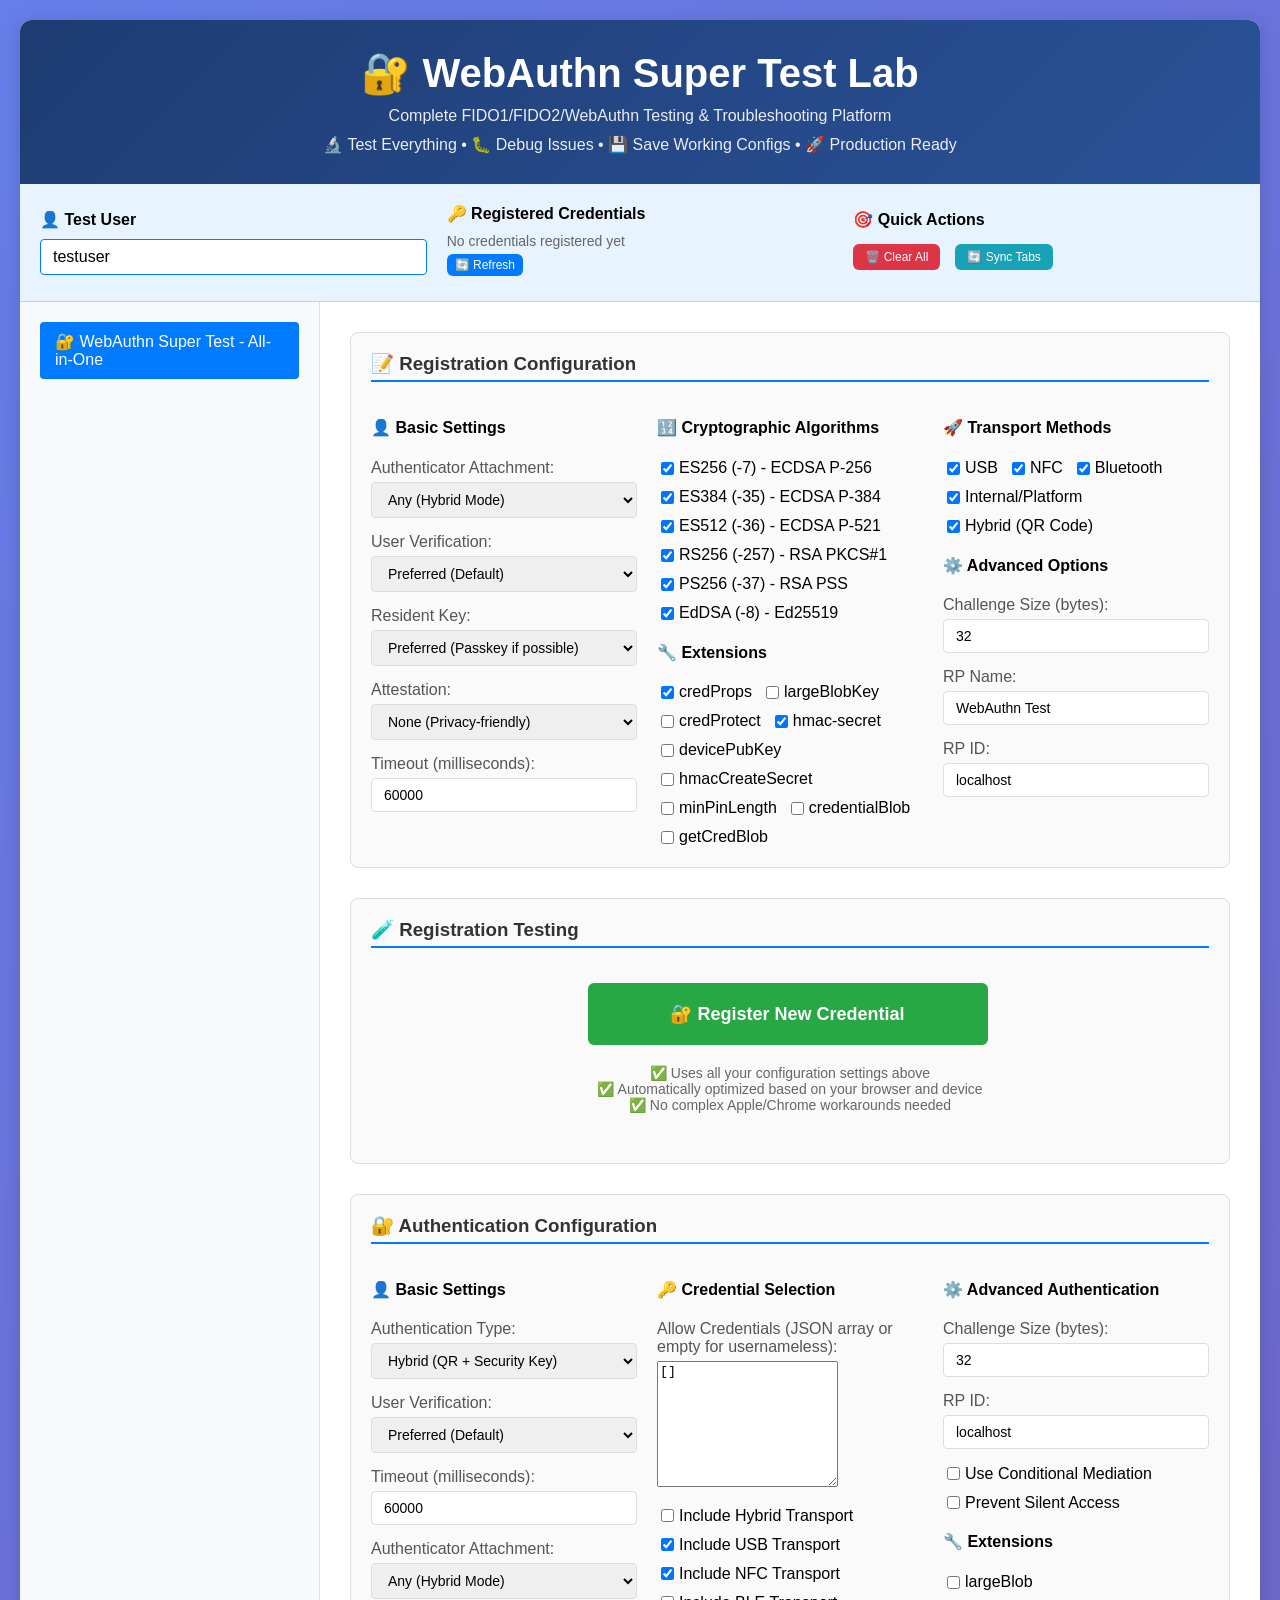
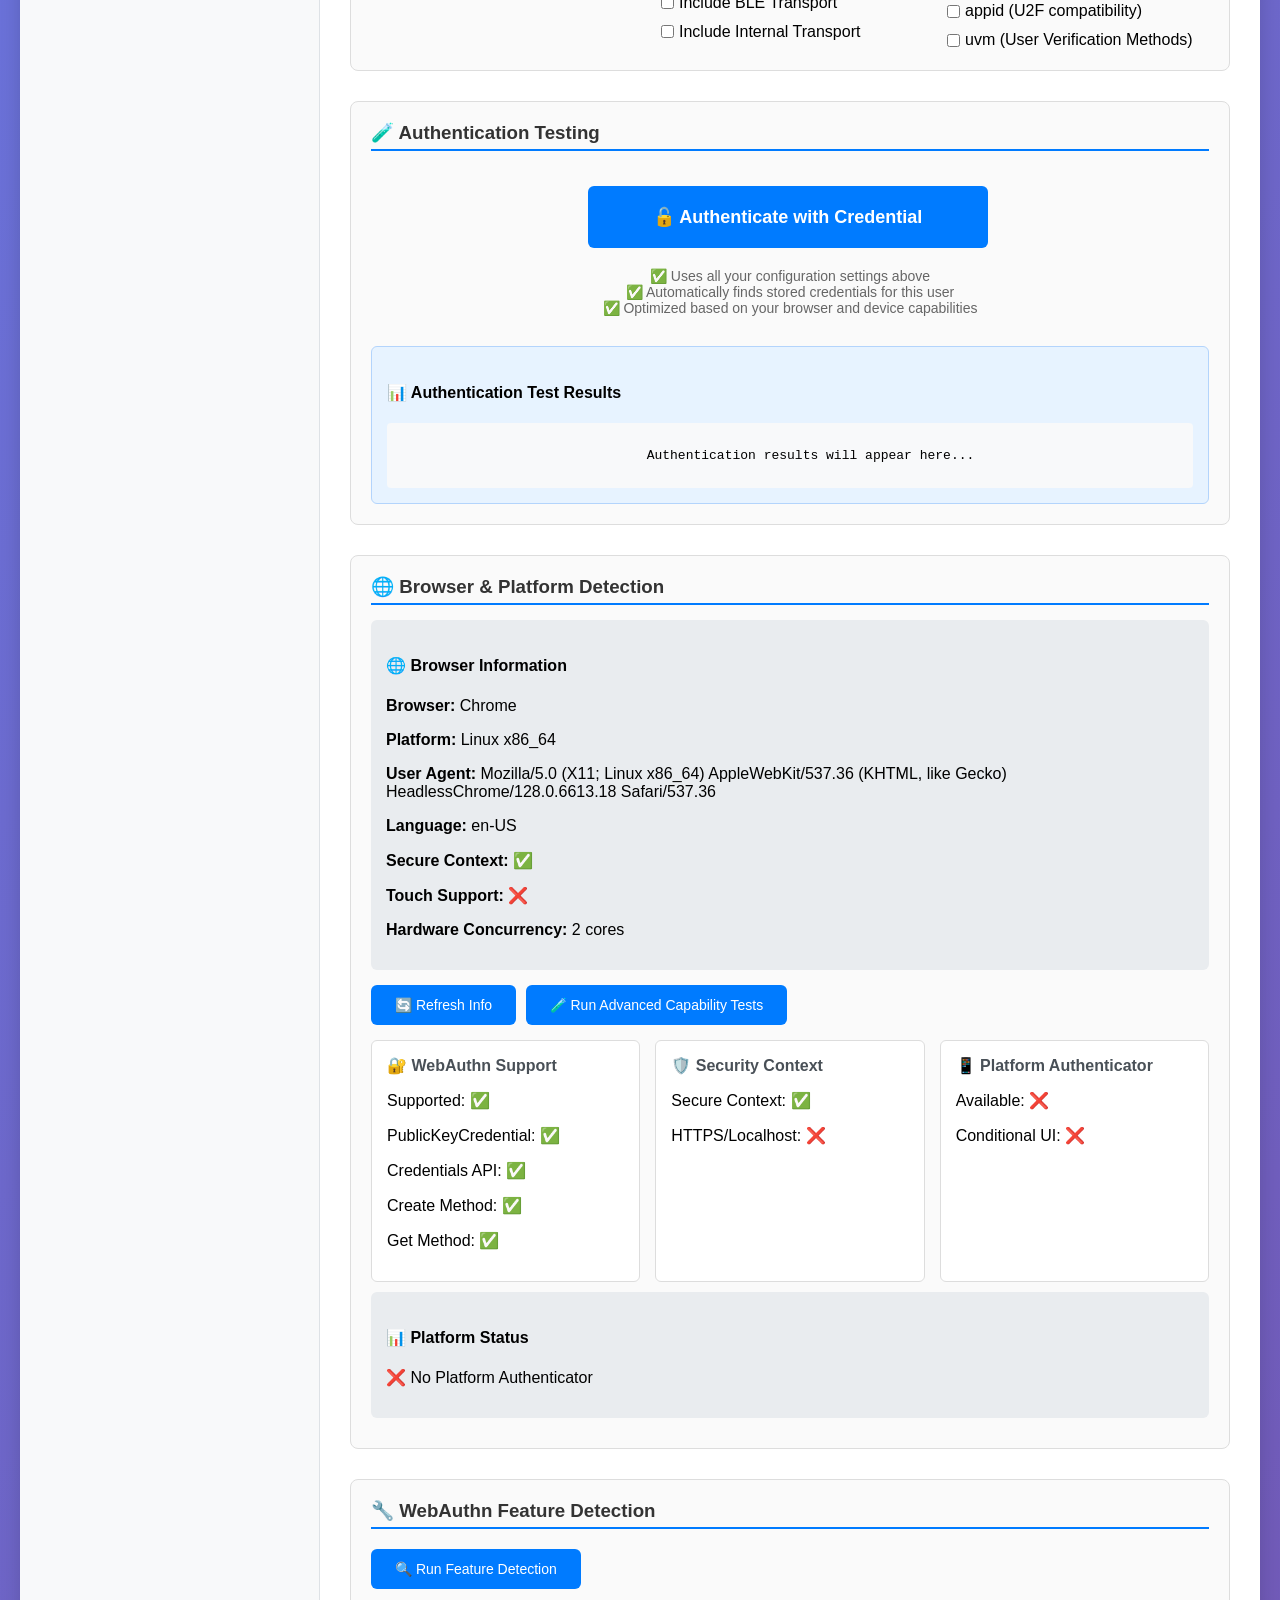
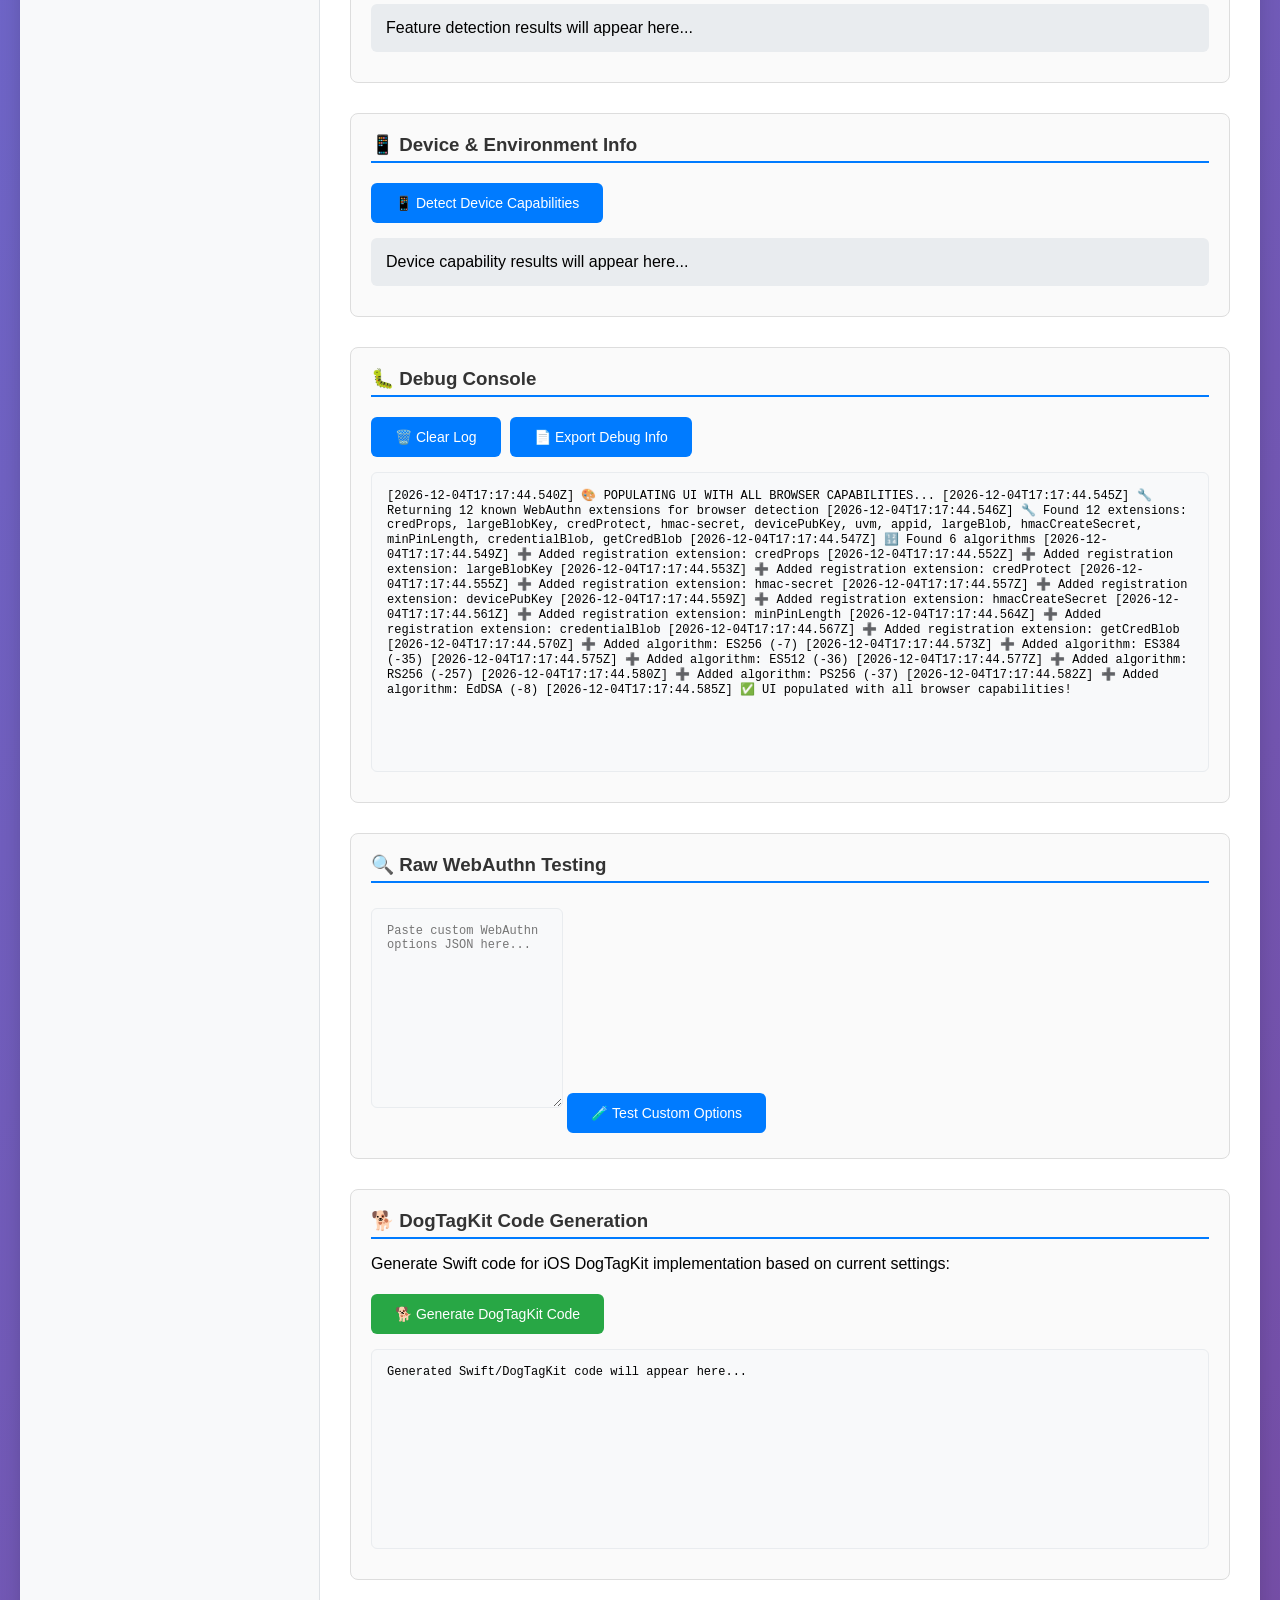
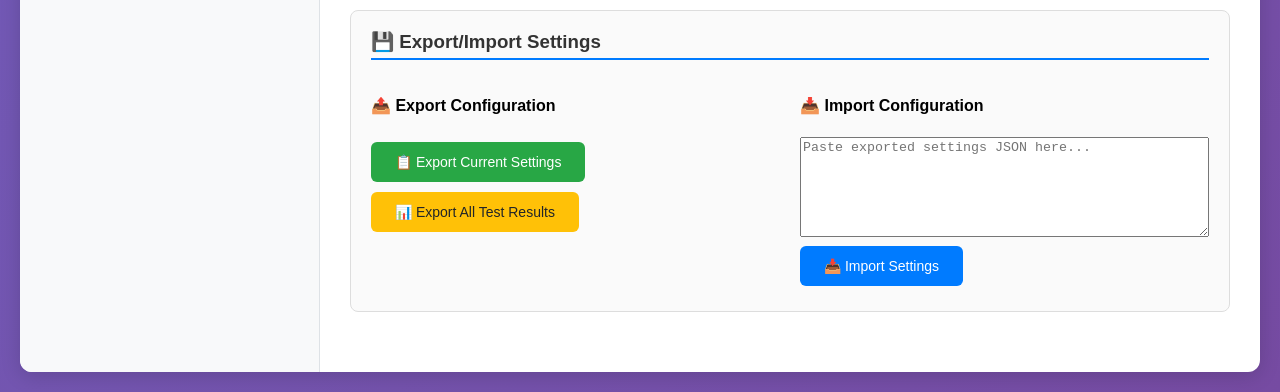
<file: static/webauthn-super-test.html>
<!DOCTYPE html>
<html lang="en">
<head>
    <meta charset="UTF-8">
    <meta name="viewport" content="width=device-width, initial-scale=1.0">
    <title>🔐 WebAuthn Super Test - Complete FIDO1/FIDO2/Passkey Testing Lab</title>
    <style>
        * { box-sizing: border-box; }
        body { 
            font-family: -apple-system, BlinkMacSystemFont, 'Segoe UI', Roboto, sans-serif;
            margin: 0; padding: 20px;
            background: linear-gradient(135deg, #667eea 0%, #764ba2 100%);
            min-height: 100vh;
        }
        .container {
            max-width: 1400px;
            margin: 0 auto;
            background: white;
            border-radius: 12px;
            box-shadow: 0 4px 20px rgba(0,0,0,0.15);
            overflow: hidden;
        }
        .header {
            background: linear-gradient(135deg, #1e3c72 0%, #2a5298 100%);
            color: white;
            padding: 30px;
            text-align: center;
        }
        .header h1 { margin: 0; font-size: 2.5em; }
        .header p { margin: 10px 0 0 0; opacity: 0.9; }
        
        .main-content {
            display: grid;
            grid-template-columns: 300px 1fr;
            min-height: 80vh;
        }
        
        .sidebar {
            background: #f8f9fa;
            border-right: 1px solid #dee2e6;
            padding: 20px;
            overflow-y: auto;
        }
        
        .content-area {
            padding: 30px;
            overflow-y: auto;
        }
        
        .section {
            margin-bottom: 30px;
            padding: 20px;
            border: 1px solid #ddd;
            border-radius: 8px;
            background: #fafafa;
        }
        
        .section h3 {
            margin: 0 0 15px 0;
            color: #333;
            border-bottom: 2px solid #007bff;
            padding-bottom: 5px;
        }
        
        .form-group {
            margin-bottom: 15px;
        }
        
        .form-group label {
            display: block;
            margin-bottom: 5px;
            font-weight: 500;
            color: #555;
        }
        
        .form-group select,
        .form-group input {
            width: 100%;
            padding: 8px 12px;
            border: 1px solid #ddd;
            border-radius: 4px;
            font-size: 14px;
        }
        
        .checkbox-group {
            display: flex;
            flex-wrap: wrap;
            gap: 10px;
            margin-top: 5px;
        }
        
        .checkbox-group label {
            display: flex;
            align-items: center;
            margin: 0;
            font-weight: normal;
        }
        
        .checkbox-group input {
            width: auto;
            margin-right: 5px;
        }
        
        button {
            background: #007bff;
            color: white;
            border: none;
            padding: 12px 24px;
            border-radius: 6px;
            cursor: pointer;
            font-size: 14px;
            margin: 5px 5px 5px 0;
            transition: background 0.2s;
        }
        
        button:hover { background: #0056b3; }
        button:disabled { background: #6c757d; cursor: not-allowed; }
        
        .btn-large {
            padding: 15px 30px;
            font-size: 16px;
            font-weight: 600;
        }
        
        .btn-success { background: #28a745; }
        .btn-success:hover { background: #1e7e34; }
        .btn-danger { background: #dc3545; }
        .btn-danger:hover { background: #c82333; }
        .btn-warning { background: #ffc107; color: #212529; }
        .btn-warning:hover { background: #e0a800; }
        
        .status {
            margin: 15px 0;
            padding: 12px;
            border-radius: 6px;
            font-weight: 500;
            white-space: pre-wrap;
        }
        .status.info { background: #d1ecf1; color: #0c5460; border: 1px solid #bee5eb; }
        .status.success { background: #d4edda; color: #155724; border: 1px solid #c3e6cb; }
        .status.error { background: #f8d7da; color: #721c24; border: 1px solid #f5c6cb; }
        .status.warning { background: #fff3cd; color: #856404; border: 1px solid #ffeaa7; }
        
        .code-block {
            background: #f8f9fa;
            border: 1px solid #e9ecef;
            border-radius: 6px;
            padding: 15px;
            font-family: 'Monaco', 'Consolas', monospace;
            font-size: 12px;
            max-height: 300px;
            overflow-y: auto;
            margin: 10px 0;
        }
        
        .debug-info {
            background: #e9ecef;
            border-radius: 6px;
            padding: 15px;
            margin: 10px 0;
        }
        
        .capabilities-grid {
            display: grid;
            grid-template-columns: repeat(auto-fit, minmax(250px, 1fr));
            gap: 15px;
            margin-top: 15px;
        }
        
        .capability-card {
            background: white;
            border: 1px solid #ddd;
            border-radius: 6px;
            padding: 15px;
        }
        
        .capability-card h4 {
            margin: 0 0 10px 0;
            color: #495057;
        }
        
        .nav-menu {
            list-style: none;
            padding: 0;
            margin: 0;
        }
        
        .nav-menu li {
            margin-bottom: 5px;
        }
        
        .nav-menu a {
            display: block;
            padding: 10px 15px;
            color: #495057;
            text-decoration: none;
            border-radius: 4px;
            transition: background 0.2s;
        }
        
        .nav-menu a:hover,
        .nav-menu a.active {
            background: #007bff;
            color: white;
        }
        
        .tab-content {
            display: none;
        }
        
        .tab-content.active {
            display: block;
        }
        
        .settings-export {
            background: #e7f3ff;
            border: 1px solid #b3d4fc;
            border-radius: 6px;
            padding: 15px;
            margin: 20px 0;
        }
        
        @media (max-width: 1024px) {
            .main-content {
                grid-template-columns: 1fr;
            }
            .sidebar {
                order: 2;
                border-right: none;
                border-top: 1px solid #dee2e6;
            }
        }
    </style>
</head>
<body>
    <div class="container">
        <div class="header">
            <h1>🔐 WebAuthn Super Test Lab</h1>
            <p>Complete FIDO1/FIDO2/WebAuthn Testing & Troubleshooting Platform</p>
            <p>🔬 Test Everything • 🐛 Debug Issues • 💾 Save Working Configs • 🚀 Production Ready</p>
        </div>
        
        <!-- Shared Global Settings -->
        <div style="background: #e7f3ff; border-bottom: 1px solid #b3d4fc; padding: 20px;">
            <div style="max-width: 1200px; margin: 0 auto; display: grid; grid-template-columns: 1fr 1fr 1fr; gap: 20px; align-items: center;">
                <div>
                    <h4 style="margin: 0 0 10px 0;">👤 Test User</h4>
                    <input type="text" id="global-username" value="testuser" placeholder="Enter username for testing" style="width: 100%; padding: 8px 12px; border: 1px solid #007bff; border-radius: 4px; font-size: 16px;">
                </div>
                <div>
                    <h4 style="margin: 0 0 10px 0;">🔑 Registered Credentials</h4>
                    <div id="credential-count" style="font-size: 14px; color: #666;">No credentials registered yet</div>
                    <button onclick="refreshCredentials()" style="margin-top: 5px; font-size: 12px; padding: 4px 8px;">🔄 Refresh</button>
                </div>
                <div>
                    <h4 style="margin: 0 0 10px 0;">🎯 Quick Actions</h4>
                    <div style="display: flex; gap: 10px;">
                        <button onclick="clearAllCredentials()" class="btn-danger" style="font-size: 12px; padding: 6px 12px;">🗑️ Clear All</button>
                        <button onclick="syncTabs()" style="font-size: 12px; padding: 6px 12px; background: #17a2b8;">🔄 Sync Tabs</button>
                    </div>
                </div>
            </div>
        </div>
        
        <div class="main-content">
            <div class="sidebar">
                <ul class="nav-menu">
                    <li><a href="#" onclick="showTab('registration-test')" class="active">🔐 WebAuthn Super Test - All-in-One</a></li>
                </ul>
            </div>
            
            <div class="content-area">
                <!-- Registration Testing Tab -->
                <div id="registration-test" class="tab-content active">

                    <!-- Registration Configuration -->
                    <div class="section">
                        <h3>📝 Registration Configuration</h3>
                        <div style="display: grid; grid-template-columns: 1fr 1fr 1fr; gap: 20px;">
                            
                            <!-- Basic Settings -->
                            <div>
                                <h4>👤 Basic Settings</h4>
                                <div class="form-group">
                                    <label>Authenticator Attachment:</label>
                                    <select id="reg-attachment">
                                        <option value="">Any (Hybrid Mode)</option>
                                        <option value="platform">Platform (Touch ID, Windows Hello)</option>
                                        <option value="cross-platform">Cross-Platform (USB, NFC Keys)</option>
                                    </select>
                                </div>
                                <div class="form-group">
                                    <label>User Verification:</label>
                                    <select id="reg-user-verification">
                                        <option value="preferred">Preferred (Default)</option>
                                        <option value="required">Required (PIN/Biometric)</option>
                                        <option value="discouraged">Discouraged (No PIN)</option>
                                    </select>
                                </div>
                                <div class="form-group">
                                    <label>Resident Key:</label>
                                    <select id="reg-resident-key">
                                        <option value="preferred">Preferred (Passkey if possible)</option>
                                        <option value="required">Required (Must be Passkey)</option>
                                        <option value="discouraged">Discouraged (No Passkey)</option>
                                    </select>
                                </div>
                                <div class="form-group">
                                    <label>Attestation:</label>
                                    <select id="reg-attestation">
                                        <option value="none">None (Privacy-friendly)</option>
                                        <option value="indirect">Indirect</option>
                                        <option value="direct">Direct (Full attestation)</option>
                                        <option value="enterprise">Enterprise</option>
                                    </select>
                                </div>
                                <div class="form-group">
                                    <label>Timeout (milliseconds):</label>
                                    <input type="number" id="advanced-timeout" value="60000" min="10000" max="300000">
                                </div>
                            </div>

                            <!-- Algorithms -->
                            <div>
                                <h4>🔢 Cryptographic Algorithms</h4>
                                <div class="checkbox-group">
                                    <label><input type="checkbox" value="-7" checked> ES256 (ECDSA P-256)</label>
                                    <label><input type="checkbox" value="-35"> ES384 (ECDSA P-384)</label>
                                    <label><input type="checkbox" value="-36"> ES512 (ECDSA P-521)</label>
                                    <label><input type="checkbox" value="-257"> RS256 (RSA PKCS#1)</label>
                                    <label><input type="checkbox" value="-258"> RS384 (RSA PKCS#1)</label>
                                    <label><input type="checkbox" value="-259"> RS512 (RSA PKCS#1)</label>
                                    <label><input type="checkbox" value="-37"> PS256 (RSA PSS)</label>
                                    <label><input type="checkbox" value="-38"> PS384 (RSA PSS)</label>
                                    <label><input type="checkbox" value="-39"> PS512 (RSA PSS)</label>
                                    <label><input type="checkbox" value="-8"> EdDSA</label>
                                </div>

                                <h4 style="margin-top: 20px;">🔧 Extensions</h4>
                                <div class="checkbox-group">
                                    <label><input type="checkbox" id="ext-credProps"> credProps</label>
                                    <label><input type="checkbox" id="ext-largeBlobKey"> largeBlobKey</label>
                                    <label><input type="checkbox" id="ext-credProtect"> credProtect</label>
                                    <label><input type="checkbox" id="ext-hmacSecret"> hmac-secret</label>
                                    <label><input type="checkbox" id="ext-devicePubKey"> devicePubKey</label>
                                </div>
                            </div>

                            <!-- Transport Methods -->
                            <div>
                                <h4>🚀 Transport Methods</h4>
                                <div class="checkbox-group">
                                    <label><input type="checkbox" value="usb" checked> USB</label>
                                    <label><input type="checkbox" value="nfc" checked> NFC</label>
                                    <label><input type="checkbox" value="ble" checked> Bluetooth</label>
                                    <label><input type="checkbox" value="internal" checked> Internal/Platform</label>
                                    <label><input type="checkbox" value="hybrid" checked> Hybrid (QR Code)</label>
                                </div>

                                <h4 style="margin-top: 20px;">⚙️ Advanced Options</h4>
                                <div class="form-group">
                                    <label>Challenge Size (bytes):</label>
                                    <input type="number" id="advanced-challenge-size" value="32" min="16" max="64">
                                </div>
                                <div class="form-group">
                                    <label>RP Name:</label>
                                    <input type="text" id="rp-name" value="WebAuthn Test">
                                </div>
                                <div class="form-group">
                                    <label>RP ID:</label>
                                    <input type="text" id="rp-id" value="localhost">
                                </div>
                            </div>
                        </div>
                    </div>

                    <!-- Registration Testing Buttons -->
                    <div class="section">
                        <h3>🧪 Registration Testing</h3>
                        <div style="text-align: center; margin: 30px 0;">
                            <button onclick="testRegistration()" class="btn-large btn-success" style="font-size: 18px; padding: 20px 40px; width: 400px; max-width: 100%;">
                                🔐 Register New Credential
                            </button>
                            <div id="reg-status" class="status" style="display: none; margin-top: 15px;"></div>
                            <p style="margin-top: 15px; color: #666; font-size: 14px;">
                                ✅ Uses all your configuration settings above<br>
                                ✅ Automatically optimized based on your browser and device<br>
                                ✅ No complex Apple/Chrome workarounds needed
                            </p>
                        </div>
                    </div>

                    <!-- Authentication Configuration - MOVED TO SAME TAB -->
                    <div class="section">
                        <h3>🔐 Authentication Configuration</h3>
                        <div style="display: grid; grid-template-columns: 1fr 1fr 1fr; gap: 20px;">
                            
                            <!-- Basic Settings -->
                            <div>
                                <h4>👤 Basic Settings</h4>
                                <div class="form-group">
                                    <label>Authentication Type:</label>
                                    <select id="auth-type">
                                        <option value="hybrid">Hybrid (QR + Security Key)</option>
                                        <option value="passkey">Passkey Only</option>
                                        <option value="security-key">Security Key Only</option>
                                        <option value="platform">Platform Only</option>
                                        <option value="usernameless">Usernameless</option>
                                    </select>
                                </div>
                                <div class="form-group">
                                    <label>User Verification:</label>
                                    <select id="auth-user-verification">
                                        <option value="preferred">Preferred (Default)</option>
                                        <option value="required">Required (PIN/Biometric)</option>
                                        <option value="discouraged">Discouraged (No PIN)</option>
                                    </select>
                                </div>
                                <div class="form-group">
                                    <label>Timeout (milliseconds):</label>
                                    <input type="number" id="auth-timeout" value="60000" min="10000" max="300000">
                                </div>
                                <div class="form-group">
                                    <label>Authenticator Attachment:</label>
                                    <select id="auth-attachment">
                                        <option value="">Any (Hybrid Mode)</option>
                                        <option value="platform">Platform (Touch ID, Windows Hello)</option>
                                        <option value="cross-platform">Cross-Platform (USB, NFC Keys)</option>
                                    </select>
                                </div>
                            </div>

                            <!-- Credential Selection -->
                            <div>
                                <h4>🔑 Credential Selection</h4>
                                <div class="form-group">
                                    <label>Allow Credentials (JSON array or empty for usernameless):</label>
                                    <textarea id="allow-credentials" rows="8" placeholder='[{"id":"base64CredentialId","type":"public-key","transports":["usb","nfc"]}]'>[]</textarea>
                                </div>
                                <div class="checkbox-group">
                                    <label><input type="checkbox" id="auth-include-hybrid"> Include Hybrid Transport</label>
                                    <label><input type="checkbox" id="auth-include-usb" checked> Include USB Transport</label>
                                    <label><input type="checkbox" id="auth-include-nfc" checked> Include NFC Transport</label>
                                    <label><input type="checkbox" id="auth-include-ble"> Include BLE Transport</label>
                                    <label><input type="checkbox" id="auth-include-internal"> Include Internal Transport</label>
                                </div>
                            </div>

                            <!-- Advanced Authentication -->
                            <div>
                                <h4>⚙️ Advanced Authentication</h4>
                                <div class="form-group">
                                    <label>Challenge Size (bytes):</label>
                                    <input type="number" id="auth-challenge-size" value="32" min="16" max="64">
                                </div>
                                <div class="form-group">
                                    <label>RP ID:</label>
                                    <input type="text" id="auth-rp-id" value="localhost">
                                </div>
                                <div class="checkbox-group">
                                    <label><input type="checkbox" id="auth-conditional-mediation"> Use Conditional Mediation</label>
                                    <label><input type="checkbox" id="auth-prevent-silent-access"> Prevent Silent Access</label>
                                </div>

                                <h4 style="margin-top: 20px;">🔧 Extensions</h4>
                                <div class="checkbox-group">
                                    <label><input type="checkbox" id="auth-ext-largeBlob"> largeBlob</label>
                                    <label><input type="checkbox" id="auth-ext-appid"> appid (U2F compatibility)</label>
                                    <label><input type="checkbox" id="auth-ext-uvm"> uvm (User Verification Methods)</label>
                                </div>
                            </div>
                        </div>
                    </div>

                    <!-- Authentication Testing Buttons - MOVED TO SAME TAB -->
                    <div class="section">
                        <h3>🧪 Authentication Testing</h3>
                        <div style="text-align: center; margin: 30px 0;">
                            <button onclick="testAuthentication()" class="btn-large btn-primary" style="font-size: 18px; padding: 20px 40px; width: 400px; max-width: 100%; background: #007bff;">
                                🔓 Authenticate with Credential
                            </button>
                            <div id="auth-status" class="status" style="display: none; margin-top: 15px;"></div>
                            <p style="margin-top: 15px; color: #666; font-size: 14px;">
                                ✅ Uses all your configuration settings above<br>
                                ✅ Automatically finds stored credentials for this user<br>
                                ✅ Optimized based on your browser and device capabilities
                            </p>
                        </div>

                        <!-- Authentication Results -->
                        <div style="margin-top: 30px; padding: 15px; background: #e7f3ff; border: 1px solid #b3d4fc; border-radius: 6px;">
                            <h4>📊 Authentication Test Results</h4>
                            <div id="auth-results" style="font-family: monospace; white-space: pre-wrap; max-height: 200px; overflow-y: auto; background: #f8f9fa; padding: 10px; border-radius: 4px;">
                                Authentication results will appear here...
                            </div>
                        </div>
                    </div>

                    <!-- Browser & Platform Info - MOVED TO SAME TAB -->
                    <div class="section">
                        <h3>🌐 Browser & Platform Detection</h3>
                        <div id="browser-detection" class="debug-info">Loading browser information...</div>
                        <button onclick="refreshBrowserInfo()">🔄 Refresh Info</button>
                        <button onclick="runCapabilityTests()">🧪 Run Advanced Capability Tests</button>
                        <div id="webauthn-capabilities" class="capabilities-grid" style="margin-top: 10px;">Loading capabilities...</div>
                        <div id="platform-status" class="debug-info" style="margin-top: 10px;">Checking platform authenticator...</div>
                    </div>
                    
                    <div class="section">
                        <h3>🔧 WebAuthn Feature Detection</h3>
                        <button onclick="runFeatureDetection()">🔍 Run Feature Detection</button>
                        <div id="feature-detection" class="debug-info" style="margin-top: 10px;">Feature detection results will appear here...</div>
                    </div>
                    
                    <div class="section">
                        <h3>📱 Device & Environment Info</h3>
                        <button onclick="detectDeviceCapabilities()">📱 Detect Device Capabilities</button>
                        <div id="device-capabilities" class="debug-info" style="margin-top: 10px;">Device capability results will appear here...</div>
                    </div>

                    <!-- Debug Tools - MOVED TO SAME TAB -->
                    <div class="section">
                        <h3>🐛 Debug Console</h3>
                        <button onclick="clearDebugLog()">🗑️ Clear Log</button>
                        <button onclick="exportDebugInfo()">📄 Export Debug Info</button>
                        <div id="debug-log" class="code-block" style="height: 300px;">Debug log will appear here...</div>
                    </div>
                    
                    <div class="section">
                        <h3>🔍 Raw WebAuthn Testing</h3>
                        <textarea id="custom-options" class="code-block" style="height: 200px;" placeholder="Paste custom WebAuthn options JSON here..."></textarea>
                        <button onclick="testCustomOptions()">🧪 Test Custom Options</button>
                        <div id="custom-status" class="status" style="display: none;"></div>
                    </div>
                    
                    <div class="section">
                        <h3>🐕 DogTagKit Code Generation</h3>
                        <p>Generate Swift code for iOS DogTagKit implementation based on current settings:</p>
                        <button onclick="generateDogTagKitCode()" class="btn-success">🐕 Generate DogTagKit Code</button>
                        <div id="dogtagkit-code" class="code-block" style="height: 200px; margin-top: 10px;">Generated Swift/DogTagKit code will appear here...</div>
                    </div>
                    
                    <div class="section">
                        <h3>💾 Export/Import Settings</h3>
                        <div style="display: grid; grid-template-columns: 1fr 1fr; gap: 20px;">
                            <div>
                                <h4>📤 Export Configuration</h4>
                                <button onclick="exportSettings()" class="btn-success">📋 Export Current Settings</button>
                                <button onclick="exportTestResults()" class="btn-warning">📊 Export All Test Results</button>
                            </div>
                            <div>
                                <h4>📥 Import Configuration</h4>
                                <textarea id="import-settings" style="width: 100%; height: 100px;" placeholder="Paste exported settings JSON here..."></textarea>
                                <button onclick="importSettings()">📥 Import Settings</button>
                                <div id="import-status" class="status" style="display: none;"></div>
                            </div>
                        </div>
                    </div>
                </div>



            </div>
        </div>
    </div>

    <script src="/static/webauthn-super-test.js"></script>
</body>
</html> 
</html>
</file>
